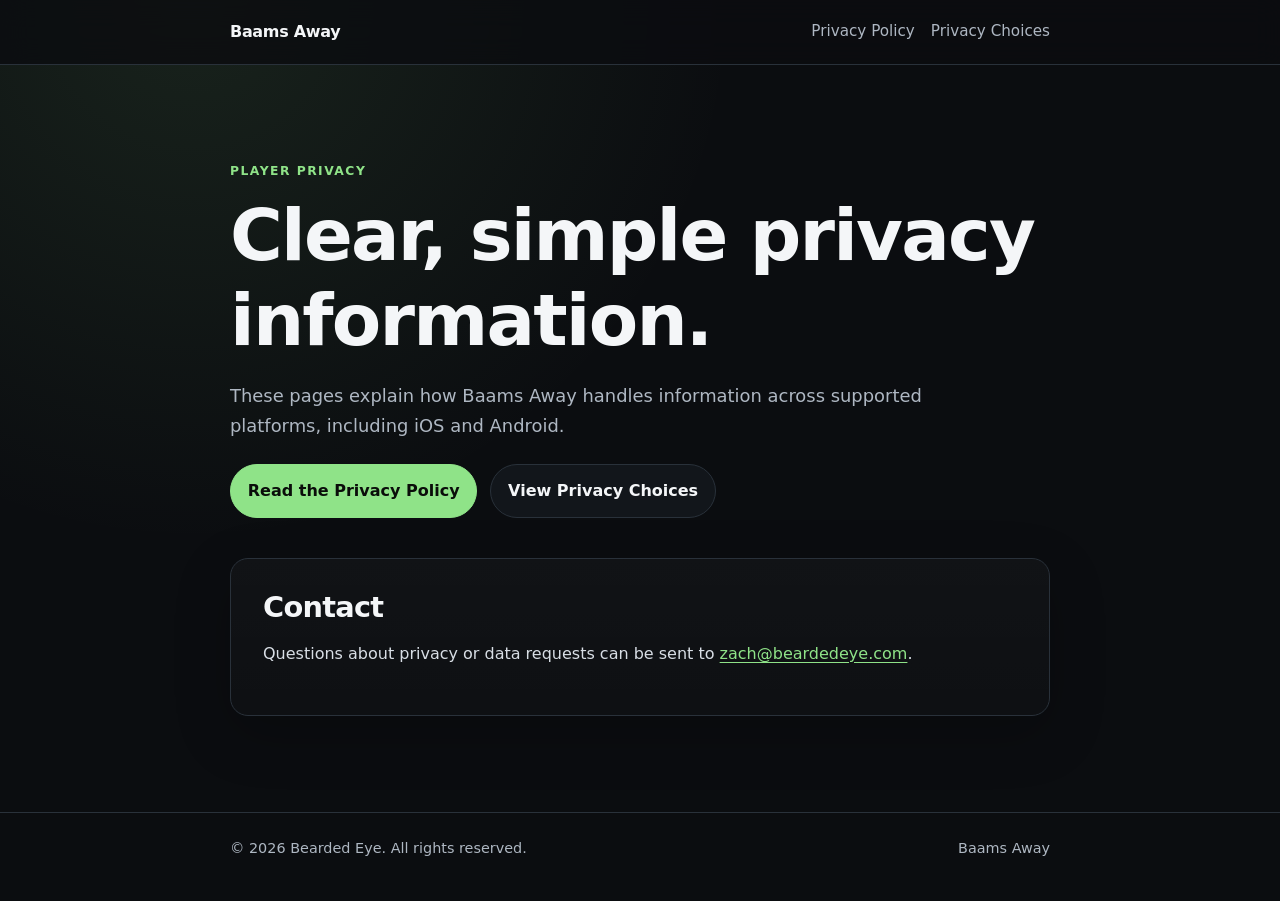
<file: index.html>
<!doctype html>
<html lang="en">
<head>
  <meta charset="utf-8">
  <meta name="viewport" content="width=device-width, initial-scale=1">
  <meta name="description" content="Privacy information for Baams Away.">
  <title>Baams Away — Privacy</title>
  <link rel="stylesheet" href="./styles.css">
</head>
<body>
  <header class="site-header">
    <nav class="nav" aria-label="Primary navigation">
      <a class="brand" href="./">Baams Away</a>
      <div class="nav-links">
        <a href="./privacy/">Privacy Policy</a>
        <a href="./privacy-choices/">Privacy Choices</a>
      </div>
    </nav>
  </header>

  <main>
    <section class="hero">
      <div class="eyebrow">Player privacy</div>
      <h1>Clear, simple privacy information.</h1>
      <p class="lede">
        These pages explain how Baams Away handles information across supported platforms,
        including iOS and Android.
      </p>
      <div class="button-row">
        <a class="button primary" href="./privacy/">Read the Privacy Policy</a>
        <a class="button" href="./privacy-choices/">View Privacy Choices</a>
      </div>
    </section>

    <section class="card">
      <h2 style="margin-top:0">Contact</h2>
      <p>
        Questions about privacy or data requests can be sent to
        <a href="mailto:zach@beardedeye.com">zach@beardedeye.com</a>.
      </p>
    </section>
  </main>

  <footer>
    <div class="footer-inner">
      <span>© 2026 Bearded Eye. All rights reserved.</span>
      <span>Baams Away</span>
    </div>
  </footer>
</body>
</html>
</file>
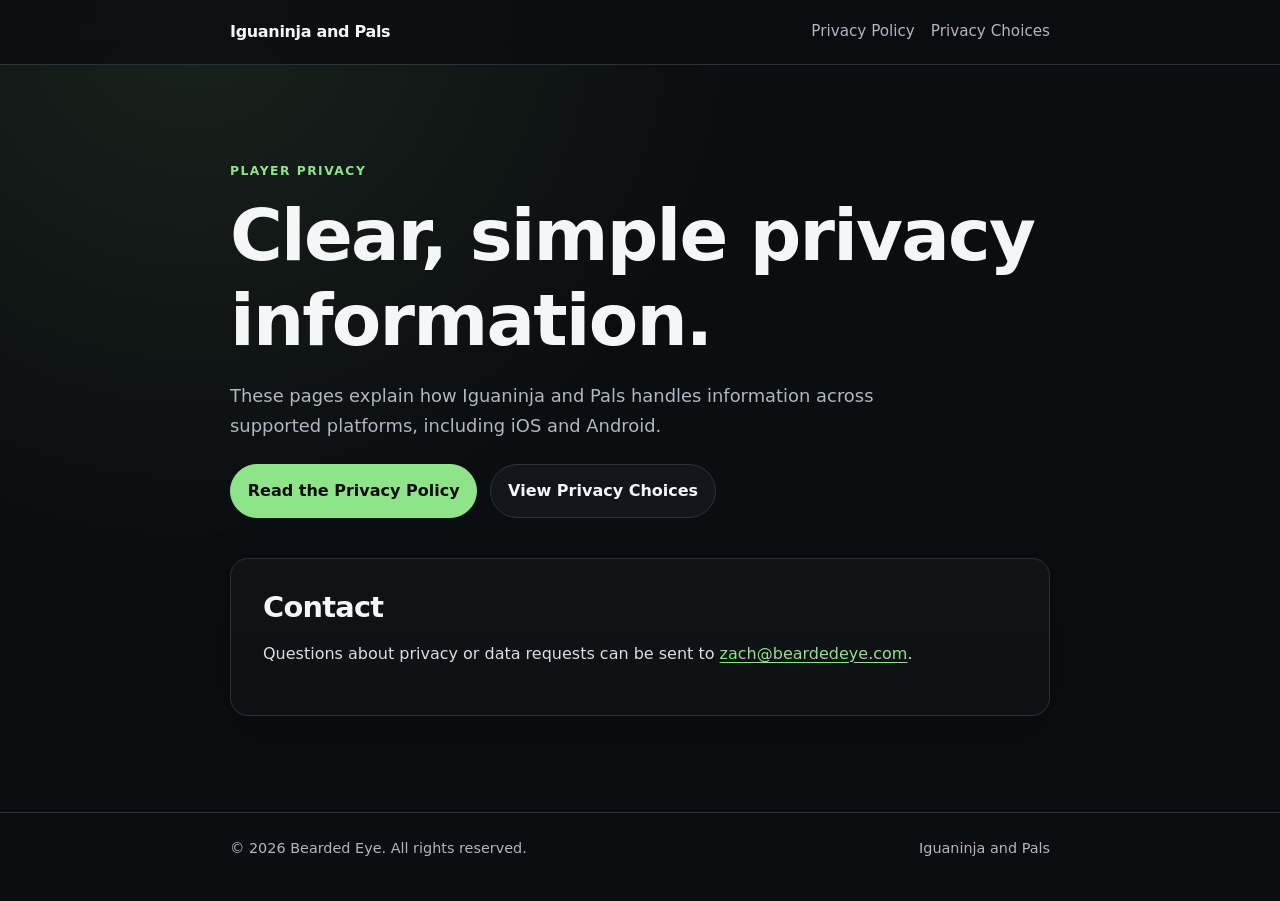
<file: iguaninja-and-pals/index.html>
<!doctype html>
<html lang="en">
<head>
  <meta charset="utf-8">
  <meta name="viewport" content="width=device-width, initial-scale=1">
  <meta name="description" content="Privacy information for Iguaninja and Pals.">
  <title>Iguaninja and Pals — Privacy</title>
  <link rel="stylesheet" href="../styles.css">
</head>
<body>
  <header class="site-header">
    <nav class="nav" aria-label="Primary navigation">
      <a class="brand" href="./">Iguaninja and Pals</a>
      <div class="nav-links">
        <a href="./privacy/">Privacy Policy</a>
        <a href="./privacy-choices/">Privacy Choices</a>
      </div>
    </nav>
  </header>

  <main>
    <section class="hero">
      <div class="eyebrow">Player privacy</div>
      <h1>Clear, simple privacy information.</h1>
      <p class="lede">
        These pages explain how Iguaninja and Pals handles information across supported platforms,
        including iOS and Android.
      </p>
      <div class="button-row">
        <a class="button primary" href="./privacy/">Read the Privacy Policy</a>
        <a class="button" href="./privacy-choices/">View Privacy Choices</a>
      </div>
    </section>

    <section class="card">
      <h2 style="margin-top:0">Contact</h2>
      <p>
        Questions about privacy or data requests can be sent to
        <a href="mailto:zach@beardedeye.com">zach@beardedeye.com</a>.
      </p>
    </section>
  </main>

  <footer>
    <div class="footer-inner">
      <span>© 2026 Bearded Eye. All rights reserved.</span>
      <span>Iguaninja and Pals</span>
    </div>
  </footer>
</body>
</html>
</file>
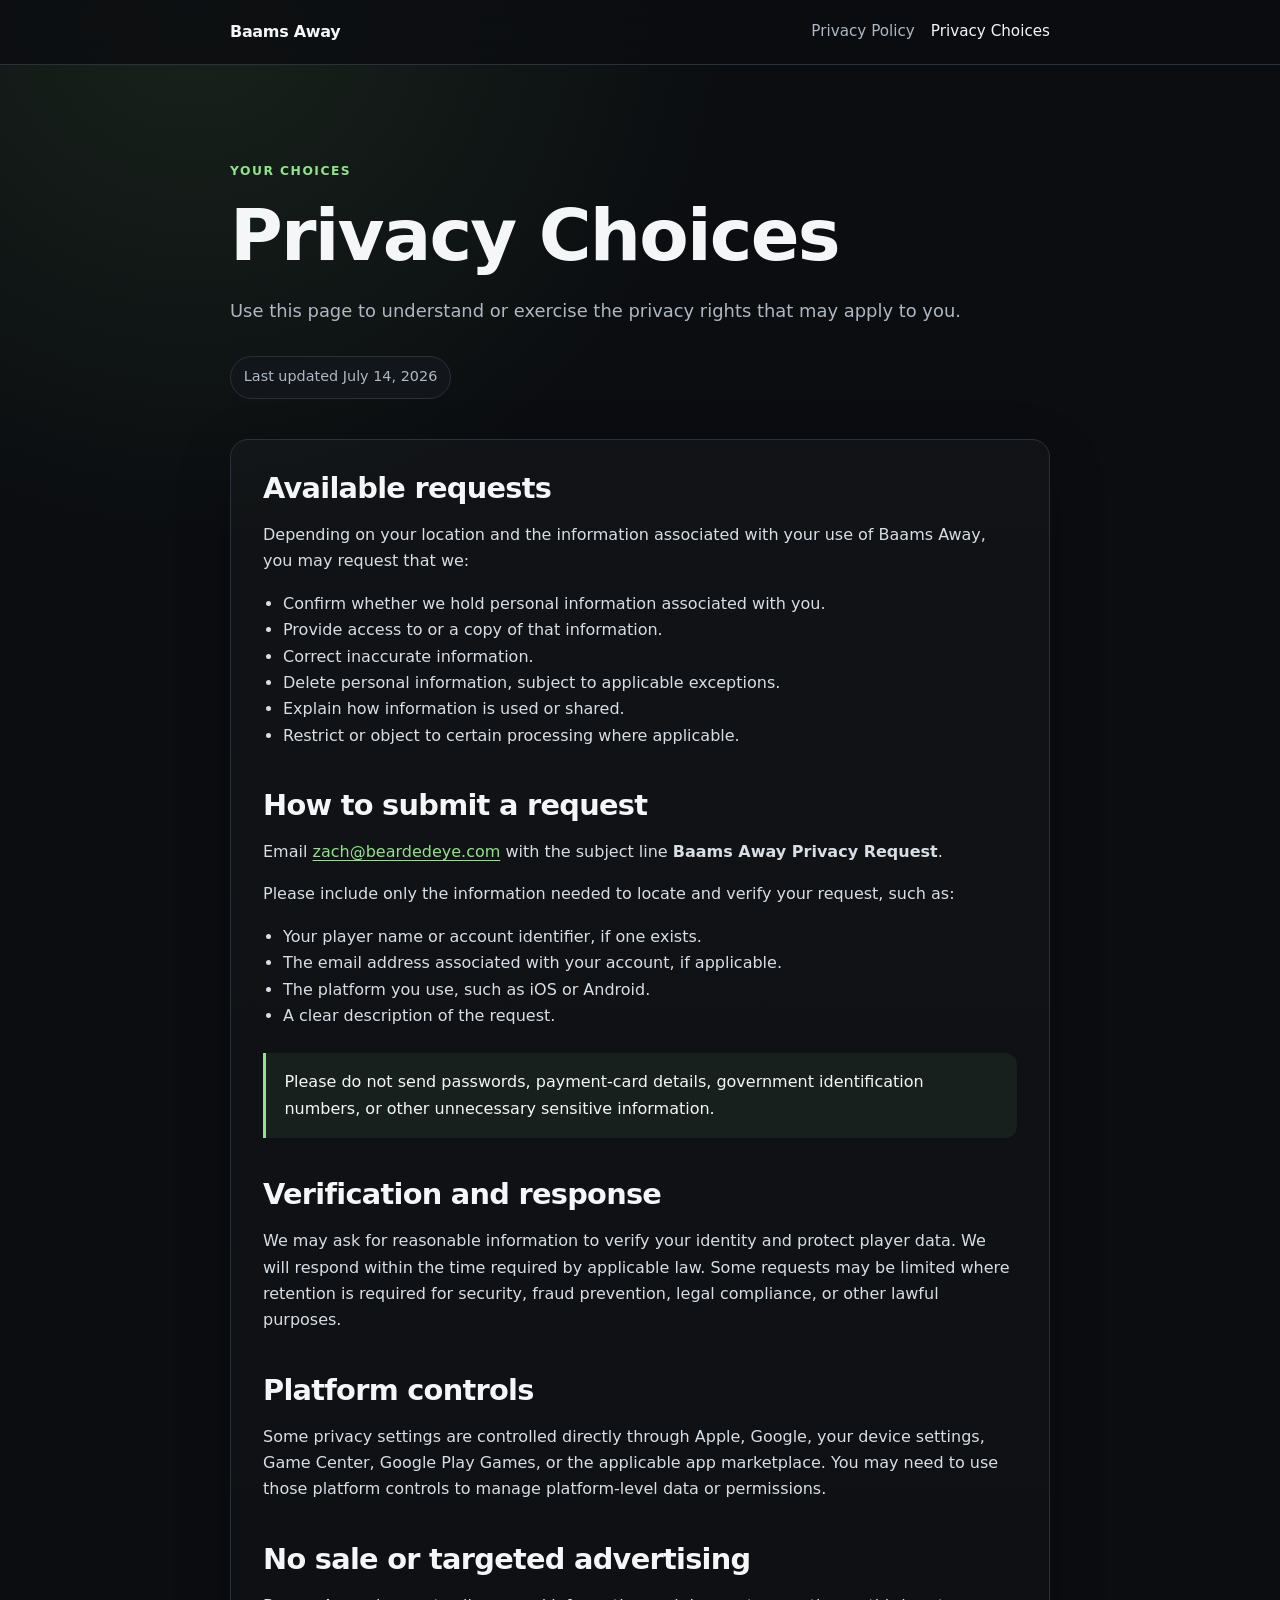
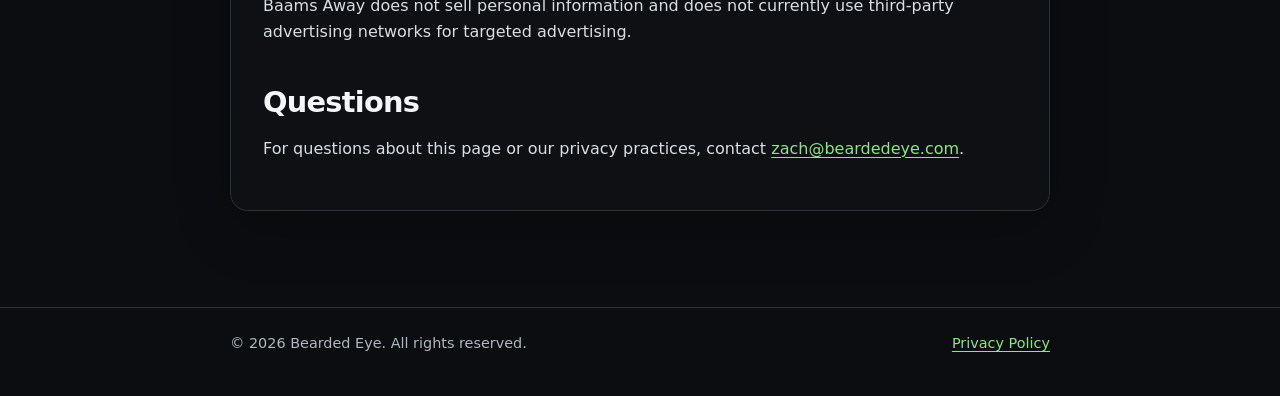
<file: privacy-choices/index.html>
<!doctype html>
<html lang="en">
<head>
  <meta charset="utf-8">
  <meta name="viewport" content="width=device-width, initial-scale=1">
  <meta name="description" content="Privacy choices and data request information for Baams Away.">
  <title>Privacy Choices — Baams Away</title>
  <link rel="stylesheet" href="../styles.css">
</head>
<body>
  <header class="site-header">
    <nav class="nav" aria-label="Primary navigation">
      <a class="brand" href="../">Baams Away</a>
      <div class="nav-links">
        <a href="../privacy/">Privacy Policy</a>
        <a href="./" aria-current="page">Privacy Choices</a>
      </div>
    </nav>
  </header>

  <main>
    <section class="hero">
      <div class="eyebrow">Your choices</div>
      <h1>Privacy Choices</h1>
      <p class="lede">
        Use this page to understand or exercise the privacy rights that may apply to you.
      </p>
      <div class="meta">Last updated July 14, 2026</div>
    </section>

    <article class="card">
      <h2 style="margin-top:0">Available requests</h2>
      <p>Depending on your location and the information associated with your use of Baams Away, you may request that we:</p>
      <ul>
        <li>Confirm whether we hold personal information associated with you.</li>
        <li>Provide access to or a copy of that information.</li>
        <li>Correct inaccurate information.</li>
        <li>Delete personal information, subject to applicable exceptions.</li>
        <li>Explain how information is used or shared.</li>
        <li>Restrict or object to certain processing where applicable.</li>
      </ul>

      <h2>How to submit a request</h2>
      <p>
        Email <a href="mailto:zach@beardedeye.com">zach@beardedeye.com</a> with the subject line
        <strong>Baams Away Privacy Request</strong>.
      </p>
      <p>Please include only the information needed to locate and verify your request, such as:</p>
      <ul>
        <li>Your player name or account identifier, if one exists.</li>
        <li>The email address associated with your account, if applicable.</li>
        <li>The platform you use, such as iOS or Android.</li>
        <li>A clear description of the request.</li>
      </ul>

      <div class="callout">
        Please do not send passwords, payment-card details, government identification numbers,
        or other unnecessary sensitive information.
      </div>

      <h2>Verification and response</h2>
      <p>
        We may ask for reasonable information to verify your identity and protect player data.
        We will respond within the time required by applicable law. Some requests may be limited
        where retention is required for security, fraud prevention, legal compliance, or other
        lawful purposes.
      </p>

      <h2>Platform controls</h2>
      <p>
        Some privacy settings are controlled directly through Apple, Google, your device settings,
        Game Center, Google Play Games, or the applicable app marketplace. You may need to use those
        platform controls to manage platform-level data or permissions.
      </p>

      <h2>No sale or targeted advertising</h2>
      <p>
        Baams Away does not sell personal information and does not currently use third-party
        advertising networks for targeted advertising.
      </p>

      <h2>Questions</h2>
      <p>
        For questions about this page or our privacy practices, contact
        <a href="mailto:zach@beardedeye.com">zach@beardedeye.com</a>.
      </p>
    </article>
  </main>

  <footer>
    <div class="footer-inner">
      <span>© 2026 Bearded Eye. All rights reserved.</span>
      <a href="../privacy/">Privacy Policy</a>
    </div>
  </footer>
</body>
</html>
</file>
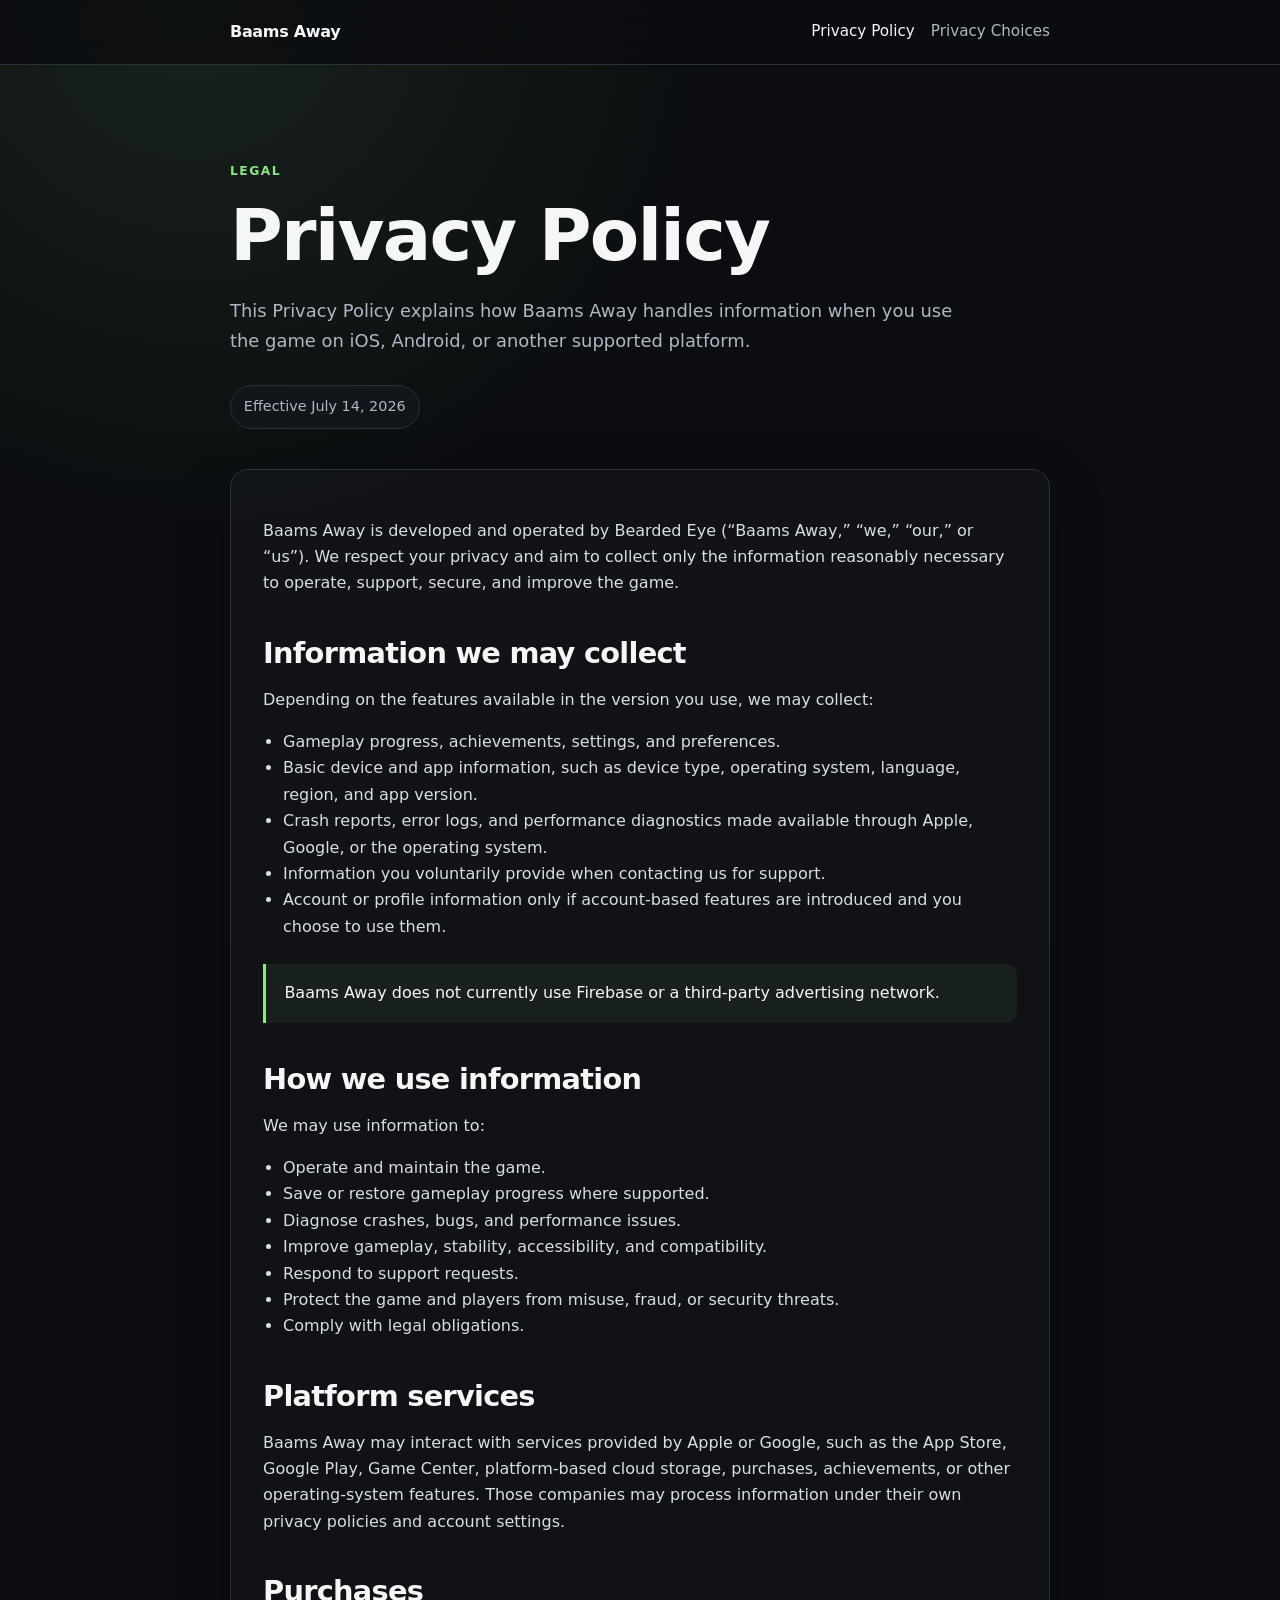
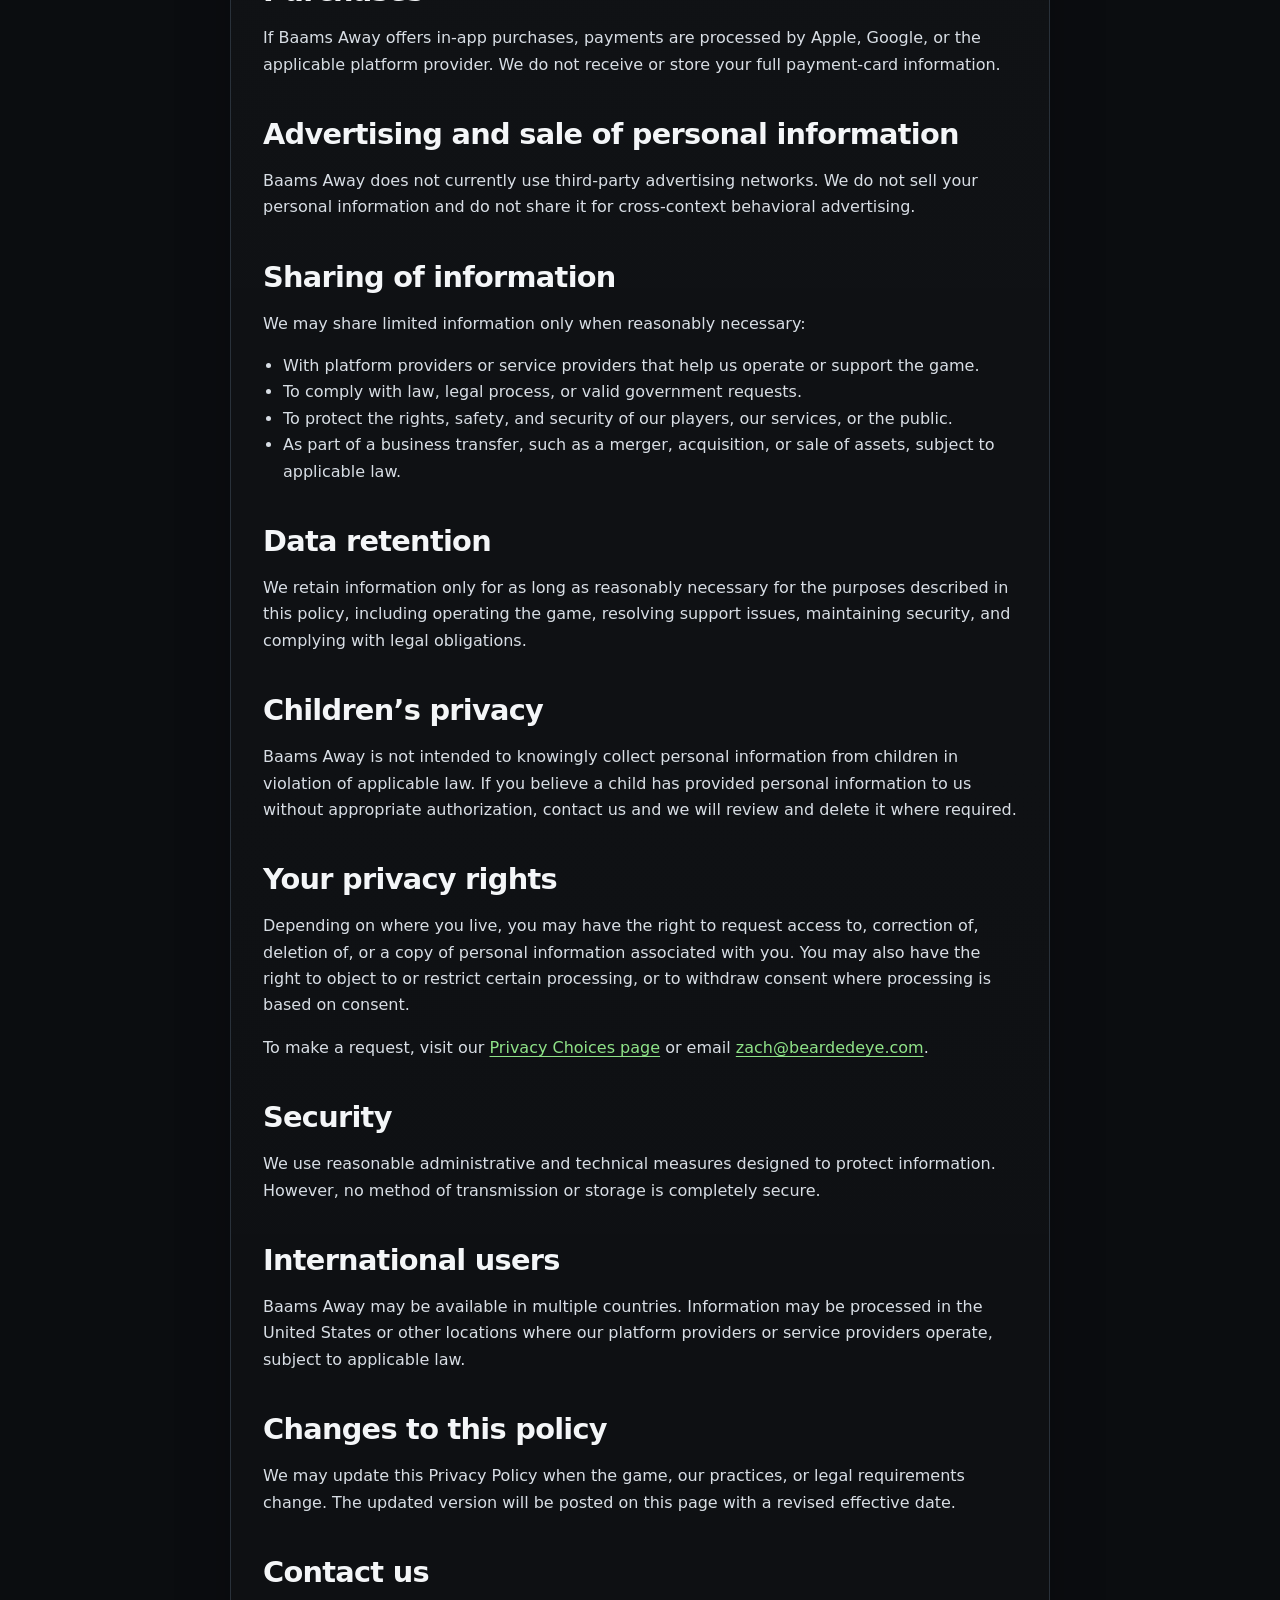
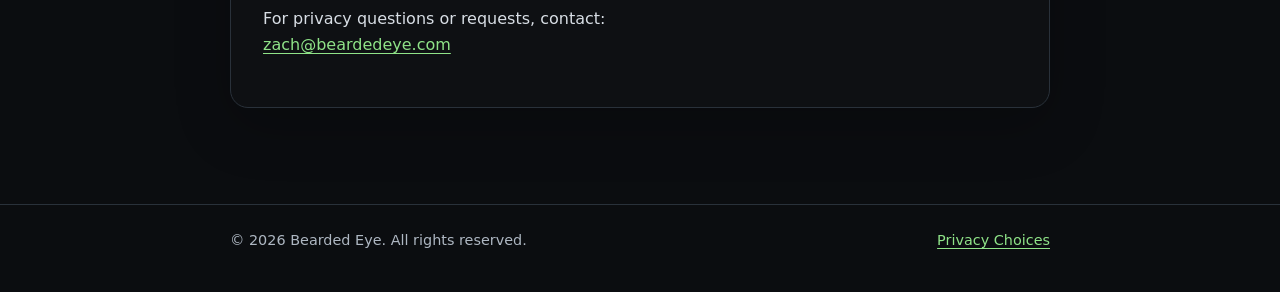
<file: privacy/index.html>
<!doctype html>
<html lang="en">
<head>
  <meta charset="utf-8">
  <meta name="viewport" content="width=device-width, initial-scale=1">
  <meta name="description" content="Privacy Policy for Baams Away on iOS, Android, and other supported platforms.">
  <title>Privacy Policy — Baams Away</title>
  <link rel="stylesheet" href="../styles.css">
</head>
<body>
  <header class="site-header">
    <nav class="nav" aria-label="Primary navigation">
      <a class="brand" href="../">Baams Away</a>
      <div class="nav-links">
        <a href="./" aria-current="page">Privacy Policy</a>
        <a href="../privacy-choices/">Privacy Choices</a>
      </div>
    </nav>
  </header>

  <main>
    <section class="hero">
      <div class="eyebrow">Legal</div>
      <h1>Privacy Policy</h1>
      <p class="lede">
        This Privacy Policy explains how Baams Away handles information when you use the game
        on iOS, Android, or another supported platform.
      </p>
      <div class="meta">Effective July 14, 2026</div>
    </section>

    <article class="card">
      <p>
        Baams Away is developed and operated by Bearded Eye (“Baams Away,” “we,” “our,” or “us”).
        We respect your privacy and aim to collect only the information reasonably necessary to
        operate, support, secure, and improve the game.
      </p>

      <h2>Information we may collect</h2>
      <p>Depending on the features available in the version you use, we may collect:</p>
      <ul>
        <li>Gameplay progress, achievements, settings, and preferences.</li>
        <li>Basic device and app information, such as device type, operating system, language, region, and app version.</li>
        <li>Crash reports, error logs, and performance diagnostics made available through Apple, Google, or the operating system.</li>
        <li>Information you voluntarily provide when contacting us for support.</li>
        <li>Account or profile information only if account-based features are introduced and you choose to use them.</li>
      </ul>

      <div class="callout">
        Baams Away does not currently use Firebase or a third-party advertising network.
      </div>

      <h2>How we use information</h2>
      <p>We may use information to:</p>
      <ul>
        <li>Operate and maintain the game.</li>
        <li>Save or restore gameplay progress where supported.</li>
        <li>Diagnose crashes, bugs, and performance issues.</li>
        <li>Improve gameplay, stability, accessibility, and compatibility.</li>
        <li>Respond to support requests.</li>
        <li>Protect the game and players from misuse, fraud, or security threats.</li>
        <li>Comply with legal obligations.</li>
      </ul>

      <h2>Platform services</h2>
      <p>
        Baams Away may interact with services provided by Apple or Google, such as the App Store,
        Google Play, Game Center, platform-based cloud storage, purchases, achievements, or other
        operating-system features. Those companies may process information under their own privacy
        policies and account settings.
      </p>

      <h2>Purchases</h2>
      <p>
        If Baams Away offers in-app purchases, payments are processed by Apple, Google, or the
        applicable platform provider. We do not receive or store your full payment-card information.
      </p>

      <h2>Advertising and sale of personal information</h2>
      <p>
        Baams Away does not currently use third-party advertising networks. We do not sell your
        personal information and do not share it for cross-context behavioral advertising.
      </p>

      <h2>Sharing of information</h2>
      <p>We may share limited information only when reasonably necessary:</p>
      <ul>
        <li>With platform providers or service providers that help us operate or support the game.</li>
        <li>To comply with law, legal process, or valid government requests.</li>
        <li>To protect the rights, safety, and security of our players, our services, or the public.</li>
        <li>As part of a business transfer, such as a merger, acquisition, or sale of assets, subject to applicable law.</li>
      </ul>

      <h2>Data retention</h2>
      <p>
        We retain information only for as long as reasonably necessary for the purposes described
        in this policy, including operating the game, resolving support issues, maintaining security,
        and complying with legal obligations.
      </p>

      <h2>Children’s privacy</h2>
      <p>
        Baams Away is not intended to knowingly collect personal information from children in
        violation of applicable law. If you believe a child has provided personal information to us
        without appropriate authorization, contact us and we will review and delete it where required.
      </p>

      <h2>Your privacy rights</h2>
      <p>
        Depending on where you live, you may have the right to request access to, correction of,
        deletion of, or a copy of personal information associated with you. You may also have the
        right to object to or restrict certain processing, or to withdraw consent where processing
        is based on consent.
      </p>
      <p>
        To make a request, visit our <a href="../privacy-choices/">Privacy Choices page</a> or email
        <a href="mailto:zach@beardedeye.com">zach@beardedeye.com</a>.
      </p>

      <h2>Security</h2>
      <p>
        We use reasonable administrative and technical measures designed to protect information.
        However, no method of transmission or storage is completely secure.
      </p>

      <h2>International users</h2>
      <p>
        Baams Away may be available in multiple countries. Information may be processed in the
        United States or other locations where our platform providers or service providers operate,
        subject to applicable law.
      </p>

      <h2>Changes to this policy</h2>
      <p>
        We may update this Privacy Policy when the game, our practices, or legal requirements change.
        The updated version will be posted on this page with a revised effective date.
      </p>

      <h2>Contact us</h2>
      <p>
        For privacy questions or requests, contact:<br>
        <a href="mailto:zach@beardedeye.com">zach@beardedeye.com</a>
      </p>
    </article>
  </main>

  <footer>
    <div class="footer-inner">
      <span>© 2026 Bearded Eye. All rights reserved.</span>
      <a href="../privacy-choices/">Privacy Choices</a>
    </div>
  </footer>
</body>
</html>
</file>
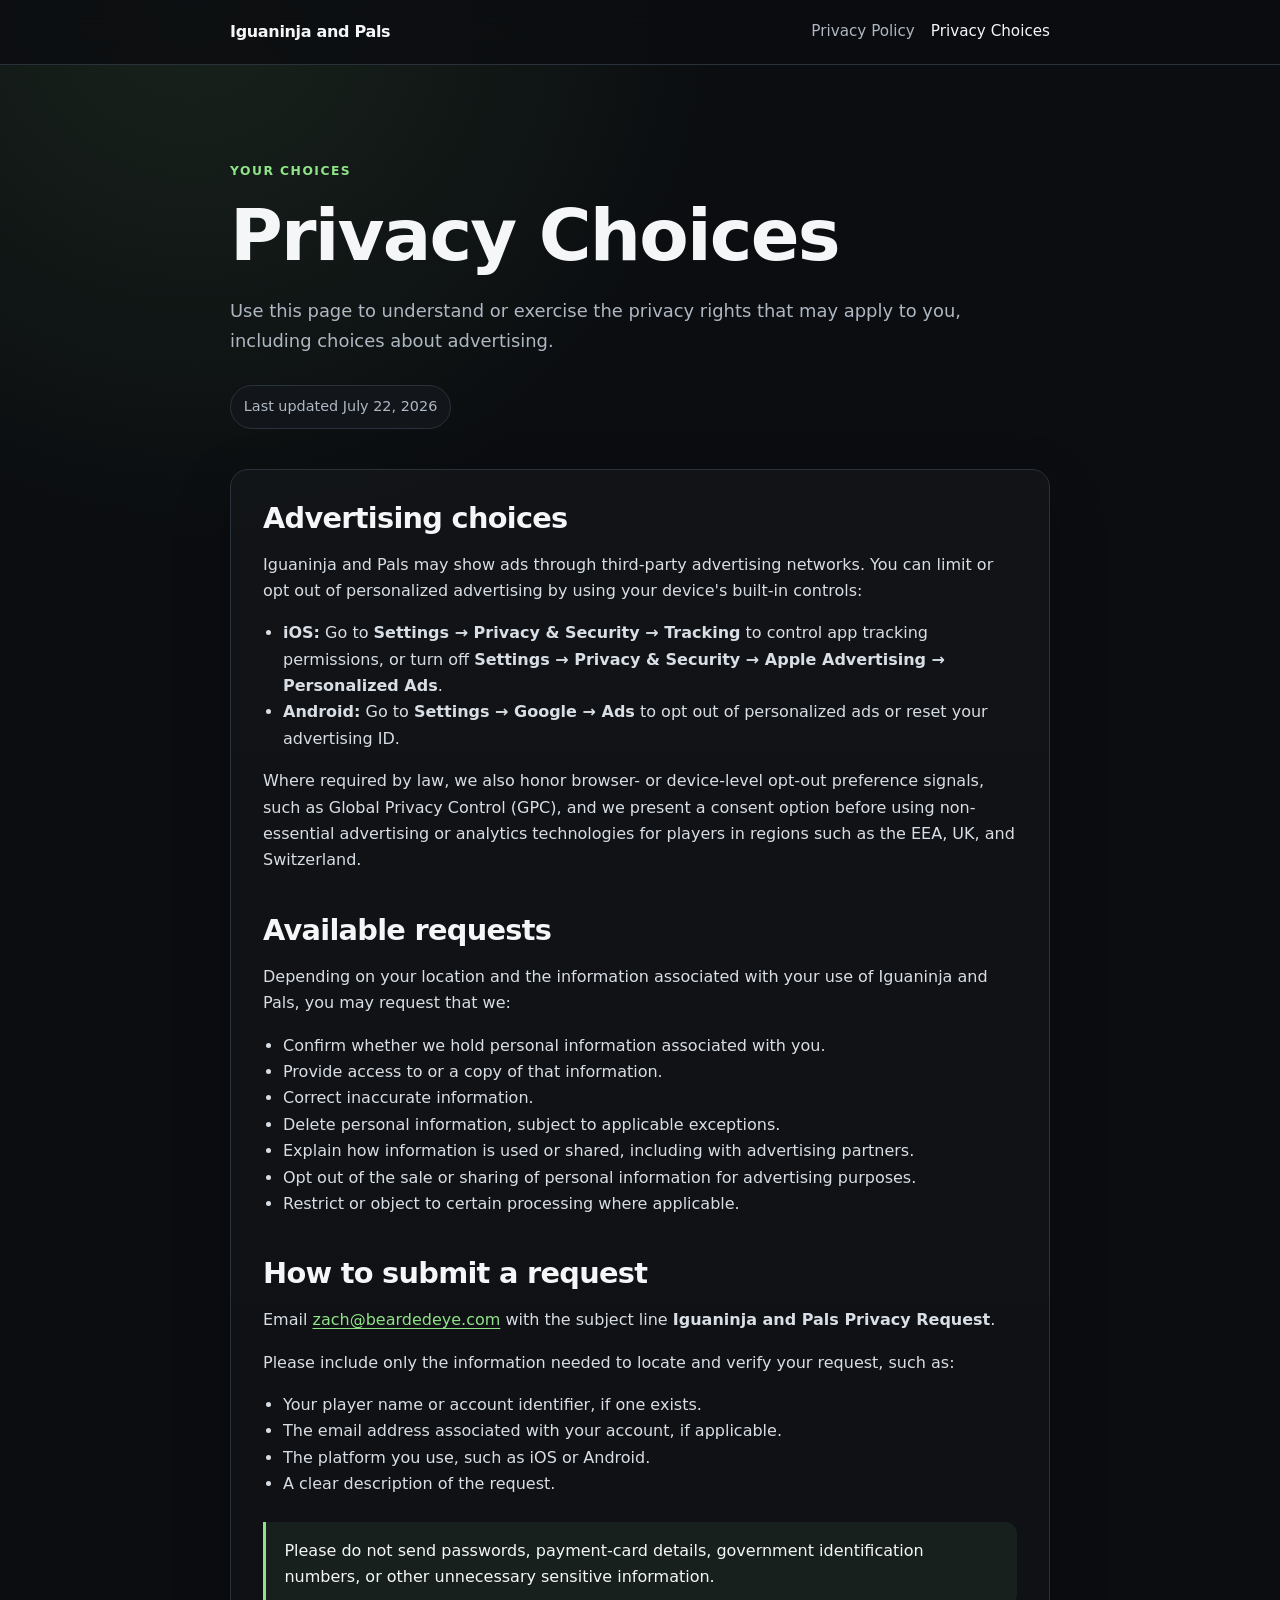
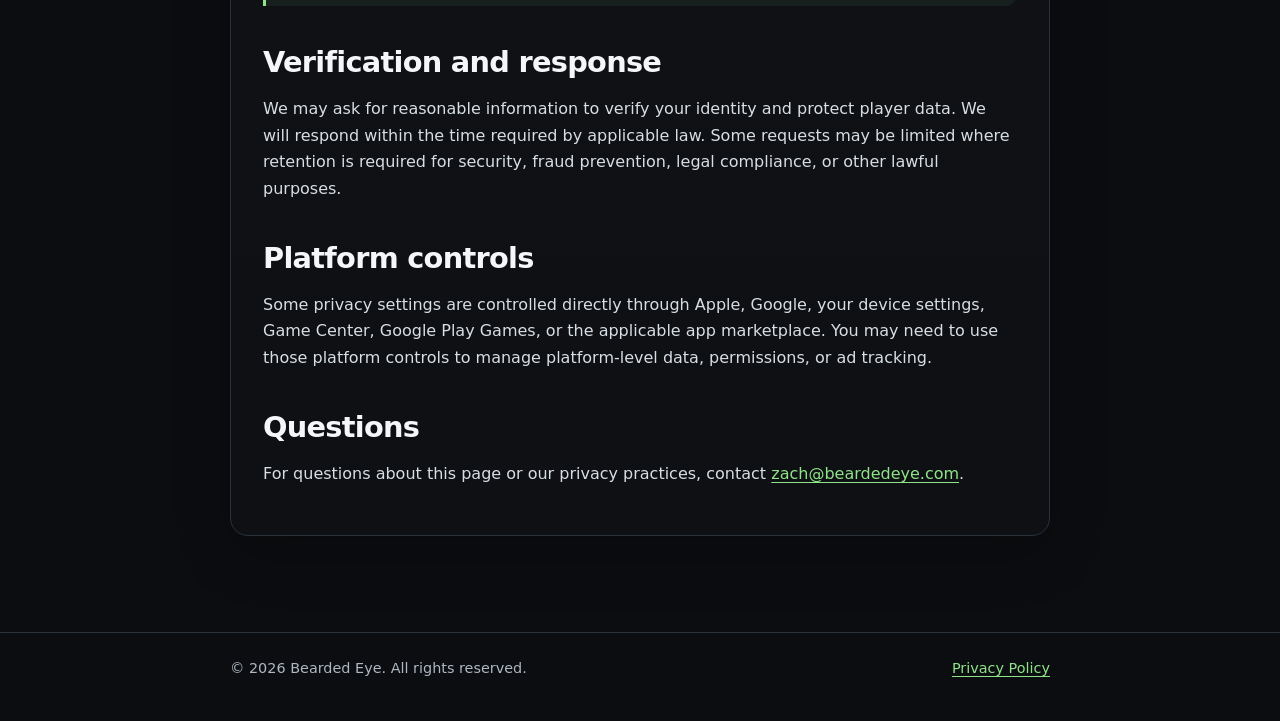
<file: iguaninja-and-pals/privacy-choices/index.html>
<!doctype html>
<html lang="en">
<head>
  <meta charset="utf-8">
  <meta name="viewport" content="width=device-width, initial-scale=1">
  <meta name="description" content="Privacy choices and data request information for Iguaninja and Pals.">
  <title>Privacy Choices — Iguaninja and Pals</title>
  <link rel="stylesheet" href="../../styles.css">
</head>
<body>
  <header class="site-header">
    <nav class="nav" aria-label="Primary navigation">
      <a class="brand" href="../">Iguaninja and Pals</a>
      <div class="nav-links">
        <a href="../privacy/">Privacy Policy</a>
        <a href="./" aria-current="page">Privacy Choices</a>
      </div>
    </nav>
  </header>

  <main>
    <section class="hero">
      <div class="eyebrow">Your choices</div>
      <h1>Privacy Choices</h1>
      <p class="lede">
        Use this page to understand or exercise the privacy rights that may apply to you, including
        choices about advertising.
      </p>
      <div class="meta">Last updated July 22, 2026</div>
    </section>

    <article class="card">
      <h2 style="margin-top:0">Advertising choices</h2>
      <p>Iguaninja and Pals may show ads through third-party advertising networks. You can limit or opt out of personalized advertising by using your device's built-in controls:</p>
      <ul>
        <li><strong>iOS:</strong> Go to <strong>Settings → Privacy &amp; Security → Tracking</strong> to control app tracking permissions, or turn off <strong>Settings → Privacy &amp; Security → Apple Advertising → Personalized Ads</strong>.</li>
        <li><strong>Android:</strong> Go to <strong>Settings → Google → Ads</strong> to opt out of personalized ads or reset your advertising ID.</li>
      </ul>
      <p>
        Where required by law, we also honor browser- or device-level opt-out preference signals,
        such as Global Privacy Control (GPC), and we present a consent option before using
        non-essential advertising or analytics technologies for players in regions such as the EEA,
        UK, and Switzerland.
      </p>

      <h2>Available requests</h2>
      <p>Depending on your location and the information associated with your use of Iguaninja and Pals, you may request that we:</p>
      <ul>
        <li>Confirm whether we hold personal information associated with you.</li>
        <li>Provide access to or a copy of that information.</li>
        <li>Correct inaccurate information.</li>
        <li>Delete personal information, subject to applicable exceptions.</li>
        <li>Explain how information is used or shared, including with advertising partners.</li>
        <li>Opt out of the sale or sharing of personal information for advertising purposes.</li>
        <li>Restrict or object to certain processing where applicable.</li>
      </ul>

      <h2>How to submit a request</h2>
      <p>
        Email <a href="mailto:zach@beardedeye.com">zach@beardedeye.com</a> with the subject line
        <strong>Iguaninja and Pals Privacy Request</strong>.
      </p>
      <p>Please include only the information needed to locate and verify your request, such as:</p>
      <ul>
        <li>Your player name or account identifier, if one exists.</li>
        <li>The email address associated with your account, if applicable.</li>
        <li>The platform you use, such as iOS or Android.</li>
        <li>A clear description of the request.</li>
      </ul>

      <div class="callout">
        Please do not send passwords, payment-card details, government identification numbers,
        or other unnecessary sensitive information.
      </div>

      <h2>Verification and response</h2>
      <p>
        We may ask for reasonable information to verify your identity and protect player data.
        We will respond within the time required by applicable law. Some requests may be limited
        where retention is required for security, fraud prevention, legal compliance, or other
        lawful purposes.
      </p>

      <h2>Platform controls</h2>
      <p>
        Some privacy settings are controlled directly through Apple, Google, your device settings,
        Game Center, Google Play Games, or the applicable app marketplace. You may need to use those
        platform controls to manage platform-level data, permissions, or ad tracking.
      </p>

      <h2>Questions</h2>
      <p>
        For questions about this page or our privacy practices, contact
        <a href="mailto:zach@beardedeye.com">zach@beardedeye.com</a>.
      </p>
    </article>
  </main>

  <footer>
    <div class="footer-inner">
      <span>© 2026 Bearded Eye. All rights reserved.</span>
      <a href="../privacy/">Privacy Policy</a>
    </div>
  </footer>
</body>
</html>
</file>
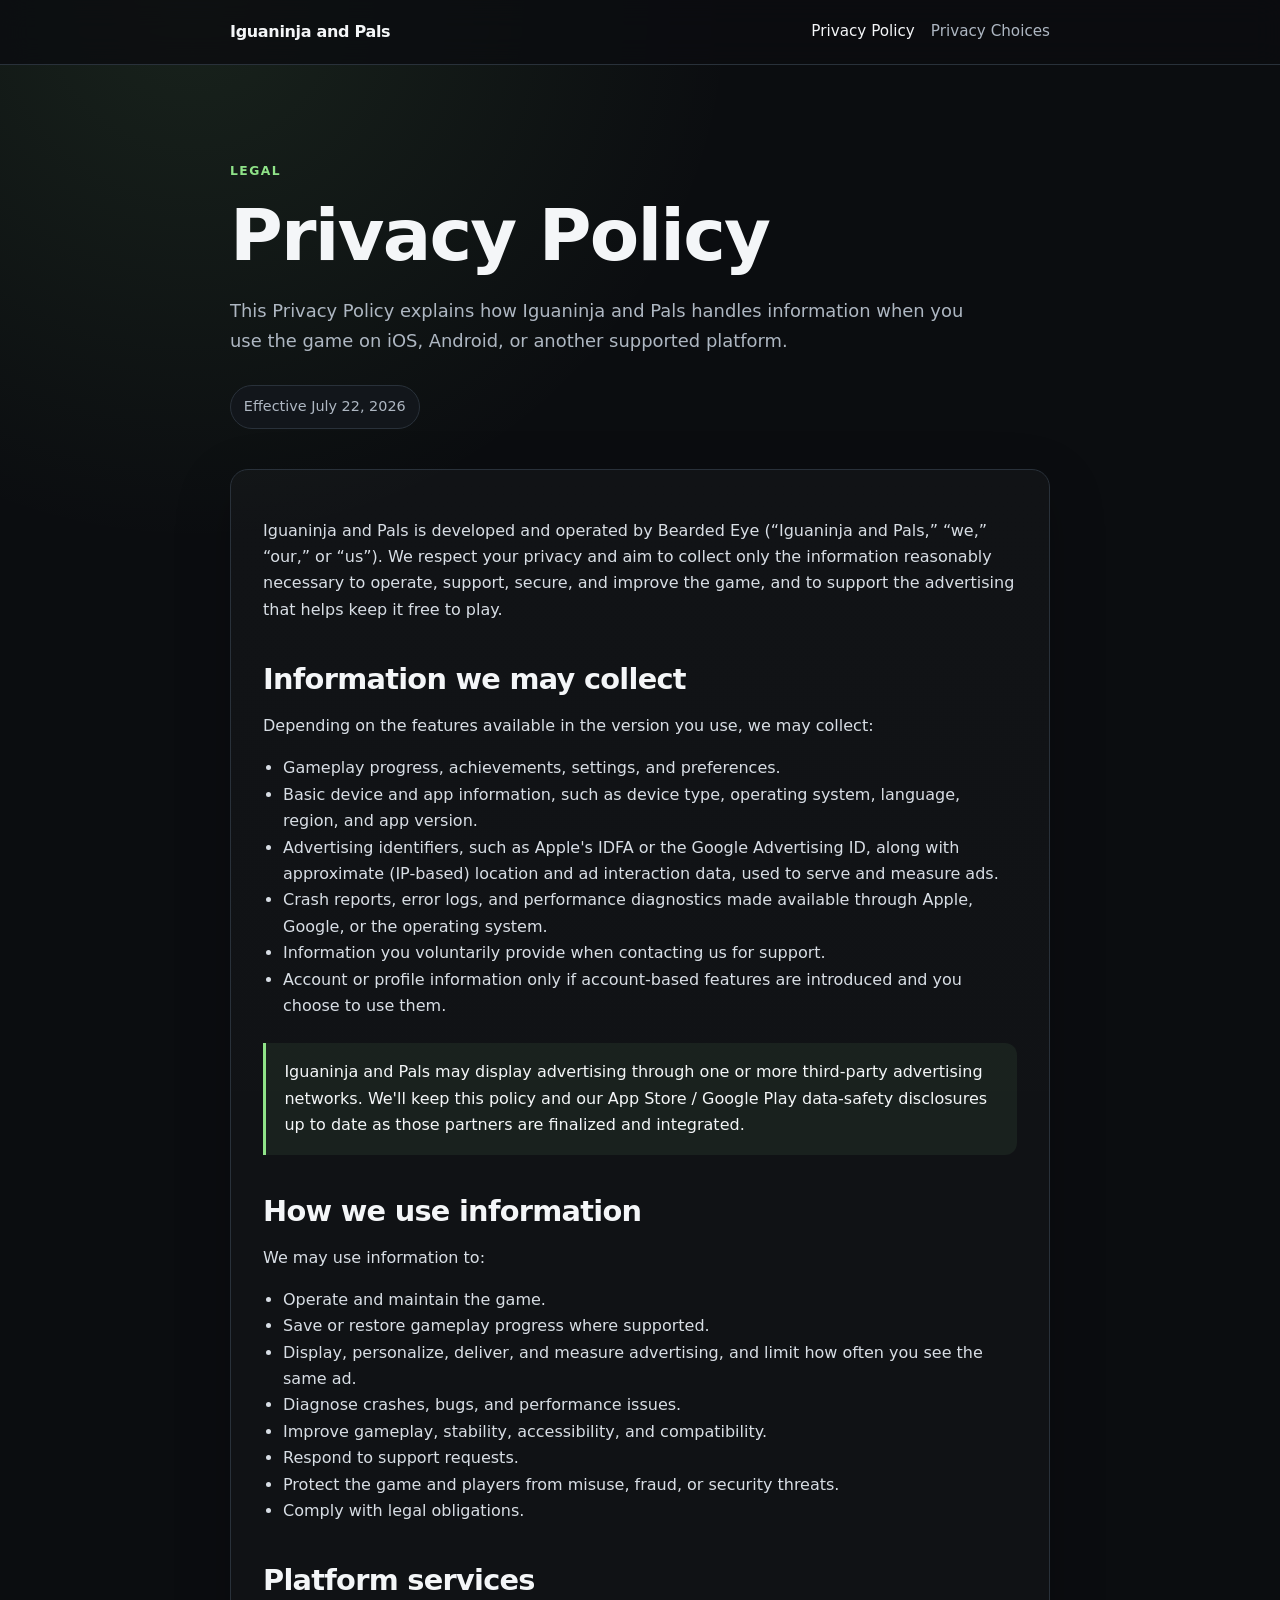
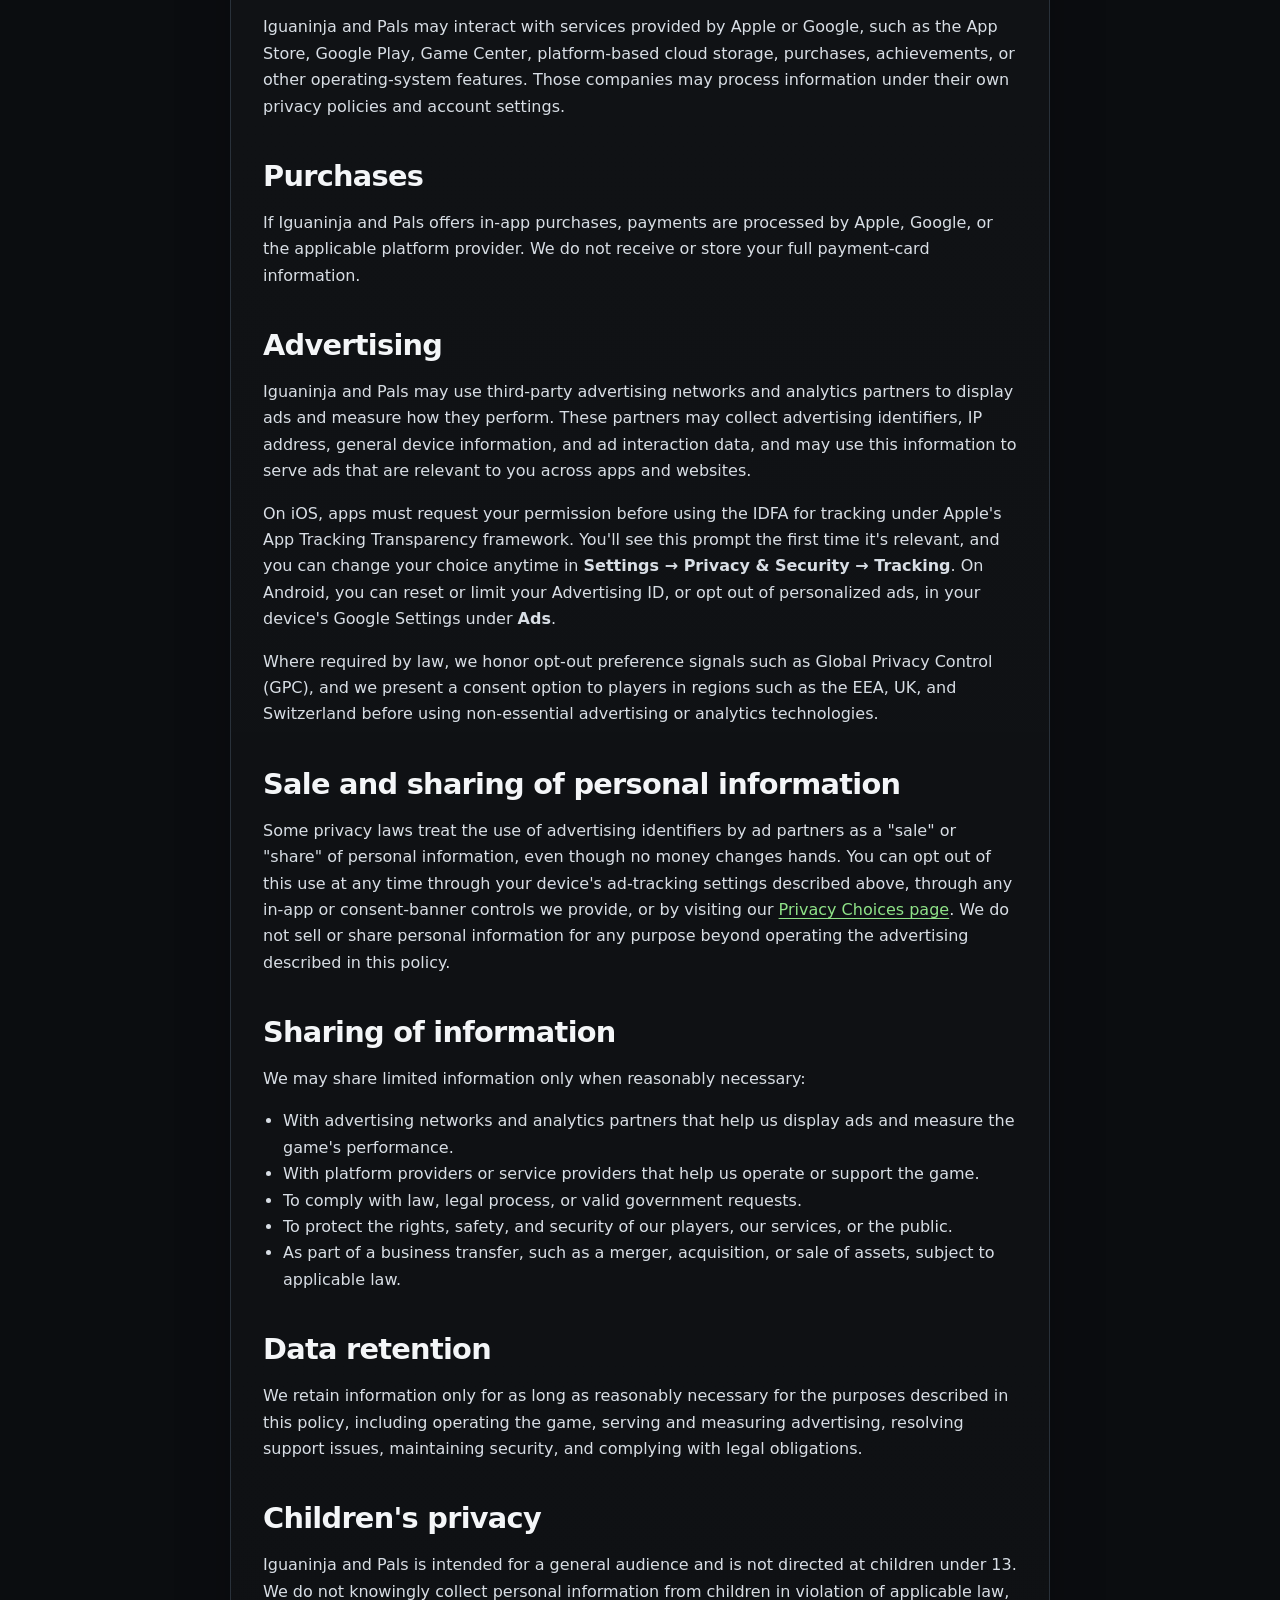
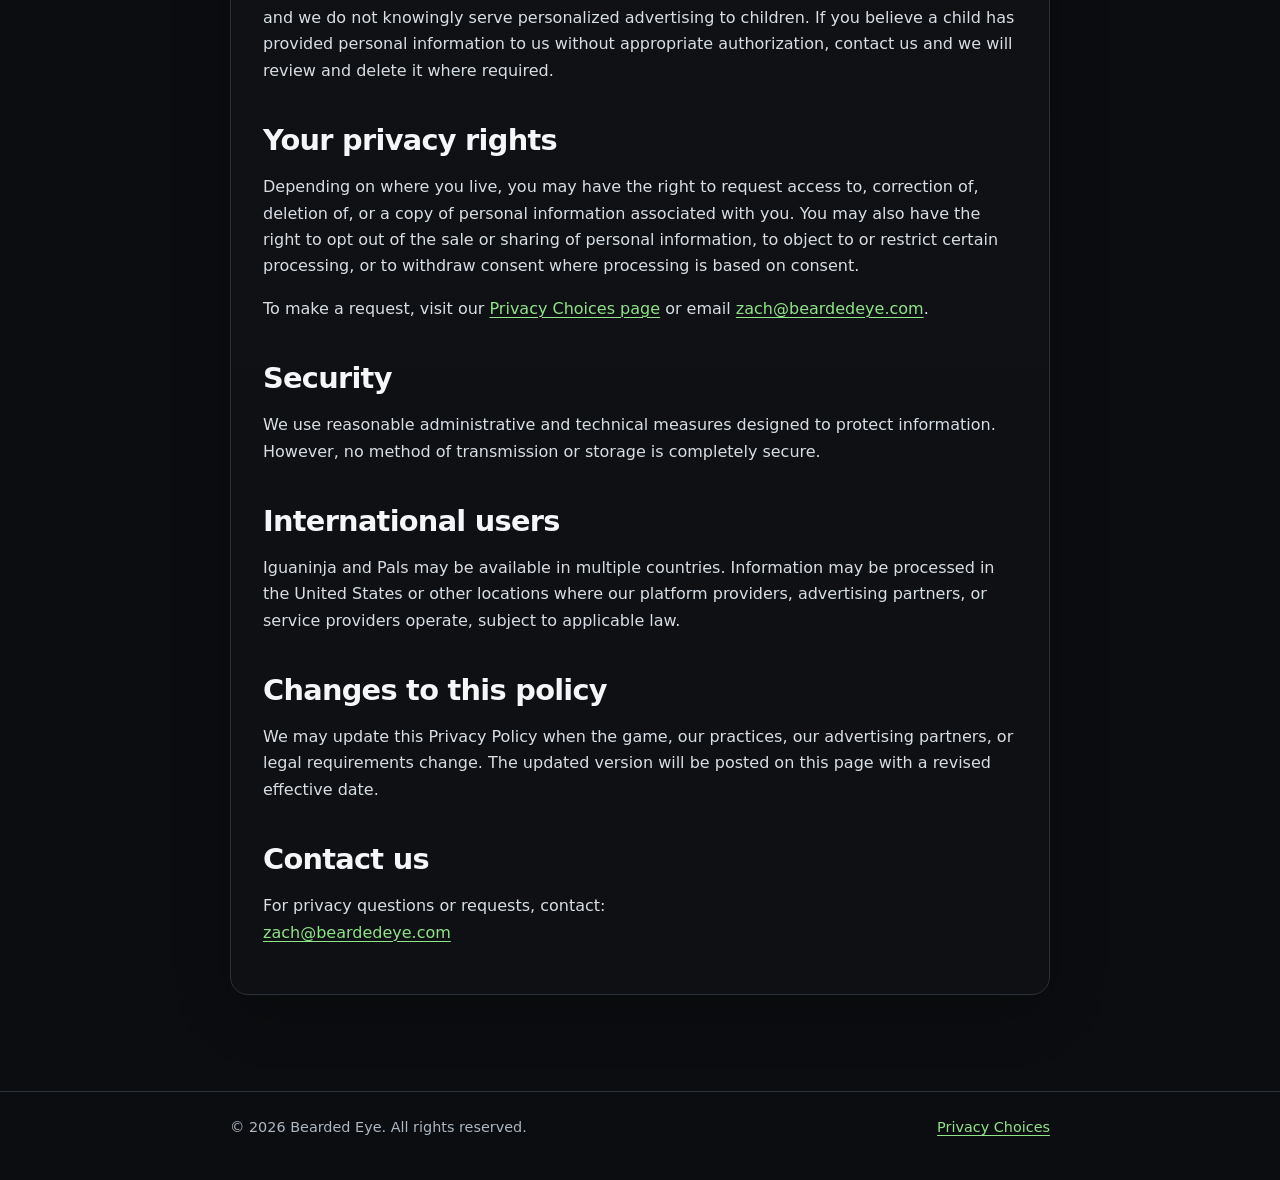
<file: iguaninja-and-pals/privacy/index.html>
<!doctype html>
<html lang="en">
<head>
  <meta charset="utf-8">
  <meta name="viewport" content="width=device-width, initial-scale=1">
  <meta name="description" content="Privacy Policy for Iguaninja and Pals on iOS, Android, and other supported platforms.">
  <title>Privacy Policy — Iguaninja and Pals</title>
  <link rel="stylesheet" href="../../styles.css">
</head>
<body>
  <header class="site-header">
    <nav class="nav" aria-label="Primary navigation">
      <a class="brand" href="../">Iguaninja and Pals</a>
      <div class="nav-links">
        <a href="./" aria-current="page">Privacy Policy</a>
        <a href="../privacy-choices/">Privacy Choices</a>
      </div>
    </nav>
  </header>

  <main>
    <section class="hero">
      <div class="eyebrow">Legal</div>
      <h1>Privacy Policy</h1>
      <p class="lede">
        This Privacy Policy explains how Iguaninja and Pals handles information when you use the
        game on iOS, Android, or another supported platform.
      </p>
      <div class="meta">Effective July 22, 2026</div>
    </section>

    <article class="card">
      <p>
        Iguaninja and Pals is developed and operated by Bearded Eye (“Iguaninja and Pals,” “we,”
        “our,” or “us”). We respect your privacy and aim to collect only the information reasonably
        necessary to operate, support, secure, and improve the game, and to support the advertising
        that helps keep it free to play.
      </p>

      <h2>Information we may collect</h2>
      <p>Depending on the features available in the version you use, we may collect:</p>
      <ul>
        <li>Gameplay progress, achievements, settings, and preferences.</li>
        <li>Basic device and app information, such as device type, operating system, language, region, and app version.</li>
        <li>Advertising identifiers, such as Apple's IDFA or the Google Advertising ID, along with approximate (IP-based) location and ad interaction data, used to serve and measure ads.</li>
        <li>Crash reports, error logs, and performance diagnostics made available through Apple, Google, or the operating system.</li>
        <li>Information you voluntarily provide when contacting us for support.</li>
        <li>Account or profile information only if account-based features are introduced and you choose to use them.</li>
      </ul>

      <div class="callout">
        Iguaninja and Pals may display advertising through one or more third-party advertising
        networks. We'll keep this policy and our App Store / Google Play data-safety disclosures
        up to date as those partners are finalized and integrated.
      </div>

      <h2>How we use information</h2>
      <p>We may use information to:</p>
      <ul>
        <li>Operate and maintain the game.</li>
        <li>Save or restore gameplay progress where supported.</li>
        <li>Display, personalize, deliver, and measure advertising, and limit how often you see the same ad.</li>
        <li>Diagnose crashes, bugs, and performance issues.</li>
        <li>Improve gameplay, stability, accessibility, and compatibility.</li>
        <li>Respond to support requests.</li>
        <li>Protect the game and players from misuse, fraud, or security threats.</li>
        <li>Comply with legal obligations.</li>
      </ul>

      <h2>Platform services</h2>
      <p>
        Iguaninja and Pals may interact with services provided by Apple or Google, such as the App
        Store, Google Play, Game Center, platform-based cloud storage, purchases, achievements, or
        other operating-system features. Those companies may process information under their own
        privacy policies and account settings.
      </p>

      <h2>Purchases</h2>
      <p>
        If Iguaninja and Pals offers in-app purchases, payments are processed by Apple, Google, or
        the applicable platform provider. We do not receive or store your full payment-card
        information.
      </p>

      <h2>Advertising</h2>
      <p>
        Iguaninja and Pals may use third-party advertising networks and analytics partners to
        display ads and measure how they perform. These partners may collect advertising
        identifiers, IP address, general device information, and ad interaction data, and may use
        this information to serve ads that are relevant to you across apps and websites.
      </p>
      <p>
        On iOS, apps must request your permission before using the IDFA for tracking under Apple's
        App Tracking Transparency framework. You'll see this prompt the first time it's relevant,
        and you can change your choice anytime in <strong>Settings → Privacy &amp; Security →
        Tracking</strong>. On Android, you can reset or limit your Advertising ID, or opt out of
        personalized ads, in your device's Google Settings under
        <strong>Ads</strong>.
      </p>
      <p>
        Where required by law, we honor opt-out preference signals such as Global Privacy Control
        (GPC), and we present a consent option to players in regions such as the EEA, UK, and
        Switzerland before using non-essential advertising or analytics technologies.
      </p>

      <h2>Sale and sharing of personal information</h2>
      <p>
        Some privacy laws treat the use of advertising identifiers by ad partners as a "sale" or
        "share" of personal information, even though no money changes hands. You can opt out of this
        use at any time through your device's ad-tracking settings described above, through any
        in-app or consent-banner controls we provide, or by visiting our
        <a href="../privacy-choices/">Privacy Choices page</a>. We do not sell or share personal
        information for any purpose beyond operating the advertising described in this policy.
      </p>

      <h2>Sharing of information</h2>
      <p>We may share limited information only when reasonably necessary:</p>
      <ul>
        <li>With advertising networks and analytics partners that help us display ads and measure the game's performance.</li>
        <li>With platform providers or service providers that help us operate or support the game.</li>
        <li>To comply with law, legal process, or valid government requests.</li>
        <li>To protect the rights, safety, and security of our players, our services, or the public.</li>
        <li>As part of a business transfer, such as a merger, acquisition, or sale of assets, subject to applicable law.</li>
      </ul>

      <h2>Data retention</h2>
      <p>
        We retain information only for as long as reasonably necessary for the purposes described
        in this policy, including operating the game, serving and measuring advertising, resolving
        support issues, maintaining security, and complying with legal obligations.
      </p>

      <h2>Children's privacy</h2>
      <p>
        Iguaninja and Pals is intended for a general audience and is not directed at children under
        13. We do not knowingly collect personal information from children in violation of
        applicable law, and we do not knowingly serve personalized advertising to children. If you
        believe a child has provided personal information to us without appropriate authorization,
        contact us and we will review and delete it where required.
      </p>

      <h2>Your privacy rights</h2>
      <p>
        Depending on where you live, you may have the right to request access to, correction of,
        deletion of, or a copy of personal information associated with you. You may also have the
        right to opt out of the sale or sharing of personal information, to object to or restrict
        certain processing, or to withdraw consent where processing is based on consent.
      </p>
      <p>
        To make a request, visit our <a href="../privacy-choices/">Privacy Choices page</a> or email
        <a href="mailto:zach@beardedeye.com">zach@beardedeye.com</a>.
      </p>

      <h2>Security</h2>
      <p>
        We use reasonable administrative and technical measures designed to protect information.
        However, no method of transmission or storage is completely secure.
      </p>

      <h2>International users</h2>
      <p>
        Iguaninja and Pals may be available in multiple countries. Information may be processed in
        the United States or other locations where our platform providers, advertising partners, or
        service providers operate, subject to applicable law.
      </p>

      <h2>Changes to this policy</h2>
      <p>
        We may update this Privacy Policy when the game, our practices, our advertising partners, or
        legal requirements change. The updated version will be posted on this page with a revised
        effective date.
      </p>

      <h2>Contact us</h2>
      <p>
        For privacy questions or requests, contact:<br>
        <a href="mailto:zach@beardedeye.com">zach@beardedeye.com</a>
      </p>
    </article>
  </main>

  <footer>
    <div class="footer-inner">
      <span>© 2026 Bearded Eye. All rights reserved.</span>
      <a href="../privacy-choices/">Privacy Choices</a>
    </div>
  </footer>
</body>
</html>
</file>
<file: styles.css>
:root {
  --bg: #0b0d10;
  --panel: #12161b;
  --text: #f4f6f8;
  --muted: #aeb7c2;
  --line: #29313a;
  --accent: #8fe388;
  --accent-strong: #6fca68;
  --max: 820px;
}

* { box-sizing: border-box; }

html {
  scroll-behavior: smooth;
  color-scheme: dark;
}

body {
  margin: 0;
  background:
    radial-gradient(circle at 15% 0%, rgba(143, 227, 136, 0.10), transparent 34rem),
    var(--bg);
  color: var(--text);
  font-family: Inter, ui-sans-serif, system-ui, -apple-system, BlinkMacSystemFont, "Segoe UI", sans-serif;
  line-height: 1.65;
  -webkit-font-smoothing: antialiased;
}

a {
  color: var(--accent);
  text-decoration-thickness: 1px;
  text-underline-offset: 0.18em;
}

a:hover { color: #b7f3b1; }

.site-header {
  border-bottom: 1px solid var(--line);
  background: rgba(11, 13, 16, 0.82);
  backdrop-filter: blur(14px);
  position: sticky;
  top: 0;
  z-index: 10;
}

.nav {
  width: min(calc(100% - 2rem), var(--max));
  margin: 0 auto;
  min-height: 64px;
  display: flex;
  align-items: center;
  justify-content: space-between;
  gap: 1rem;
}

.brand {
  color: var(--text);
  text-decoration: none;
  font-weight: 800;
  letter-spacing: -0.02em;
}

.nav-links {
  display: flex;
  gap: 1rem;
  flex-wrap: wrap;
}

.nav-links a {
  color: var(--muted);
  text-decoration: none;
  font-size: 0.95rem;
}

.nav-links a:hover,
.nav-links a[aria-current="page"] {
  color: var(--text);
}

main {
  width: min(calc(100% - 2rem), var(--max));
  margin: 0 auto;
  padding: 4.5rem 0 6rem;
}

.hero {
  padding: 1.5rem 0 2.5rem;
}

.eyebrow {
  color: var(--accent);
  text-transform: uppercase;
  letter-spacing: 0.12em;
  font-weight: 800;
  font-size: 0.77rem;
  margin-bottom: 0.75rem;
}

h1, h2, h3 {
  line-height: 1.18;
  letter-spacing: -0.025em;
}

h1 {
  font-size: clamp(2.45rem, 7vw, 4.5rem);
  margin: 0 0 1rem;
}

h2 {
  font-size: clamp(1.35rem, 3vw, 1.8rem);
  margin: 2.5rem 0 0.65rem;
}

p, li { color: #d8dee5; }

.lede {
  max-width: 46rem;
  font-size: 1.12rem;
  color: var(--muted);
}

.meta {
  display: inline-flex;
  gap: 0.5rem;
  align-items: center;
  border: 1px solid var(--line);
  background: var(--panel);
  color: var(--muted);
  padding: 0.55rem 0.8rem;
  border-radius: 999px;
  font-size: 0.9rem;
  margin-top: 0.75rem;
}

.card {
  border: 1px solid var(--line);
  background: linear-gradient(180deg, rgba(255,255,255,0.025), rgba(255,255,255,0.01));
  border-radius: 18px;
  padding: clamp(1.25rem, 4vw, 2rem);
  box-shadow: 0 18px 55px rgba(0,0,0,0.22);
}

.callout {
  border-left: 3px solid var(--accent);
  background: rgba(143, 227, 136, 0.07);
  padding: 1rem 1rem 1rem 1.15rem;
  border-radius: 0 12px 12px 0;
  margin: 1.5rem 0;
}

ul {
  padding-left: 1.25rem;
}

footer {
  border-top: 1px solid var(--line);
  color: var(--muted);
}

.footer-inner {
  width: min(calc(100% - 2rem), var(--max));
  margin: 0 auto;
  padding: 1.5rem 0 2.5rem;
  font-size: 0.9rem;
  display: flex;
  justify-content: space-between;
  gap: 1rem;
  flex-wrap: wrap;
}

.button-row {
  display: flex;
  gap: 0.8rem;
  flex-wrap: wrap;
  margin-top: 1.5rem;
}

.button {
  display: inline-block;
  text-decoration: none;
  border-radius: 999px;
  padding: 0.78rem 1.05rem;
  border: 1px solid var(--line);
  color: var(--text);
  background: var(--panel);
  font-weight: 700;
}

.button.primary {
  background: var(--accent);
  border-color: var(--accent);
  color: #0a0d0a;
}

.button:hover {
  transform: translateY(-1px);
}

@media (max-width: 620px) {
  .nav {
    align-items: flex-start;
    padding: 0.9rem 0;
    flex-direction: column;
  }

  main { padding-top: 2.5rem; }

  .nav-links {
    gap: 0.75rem;
  }
}
</file>
